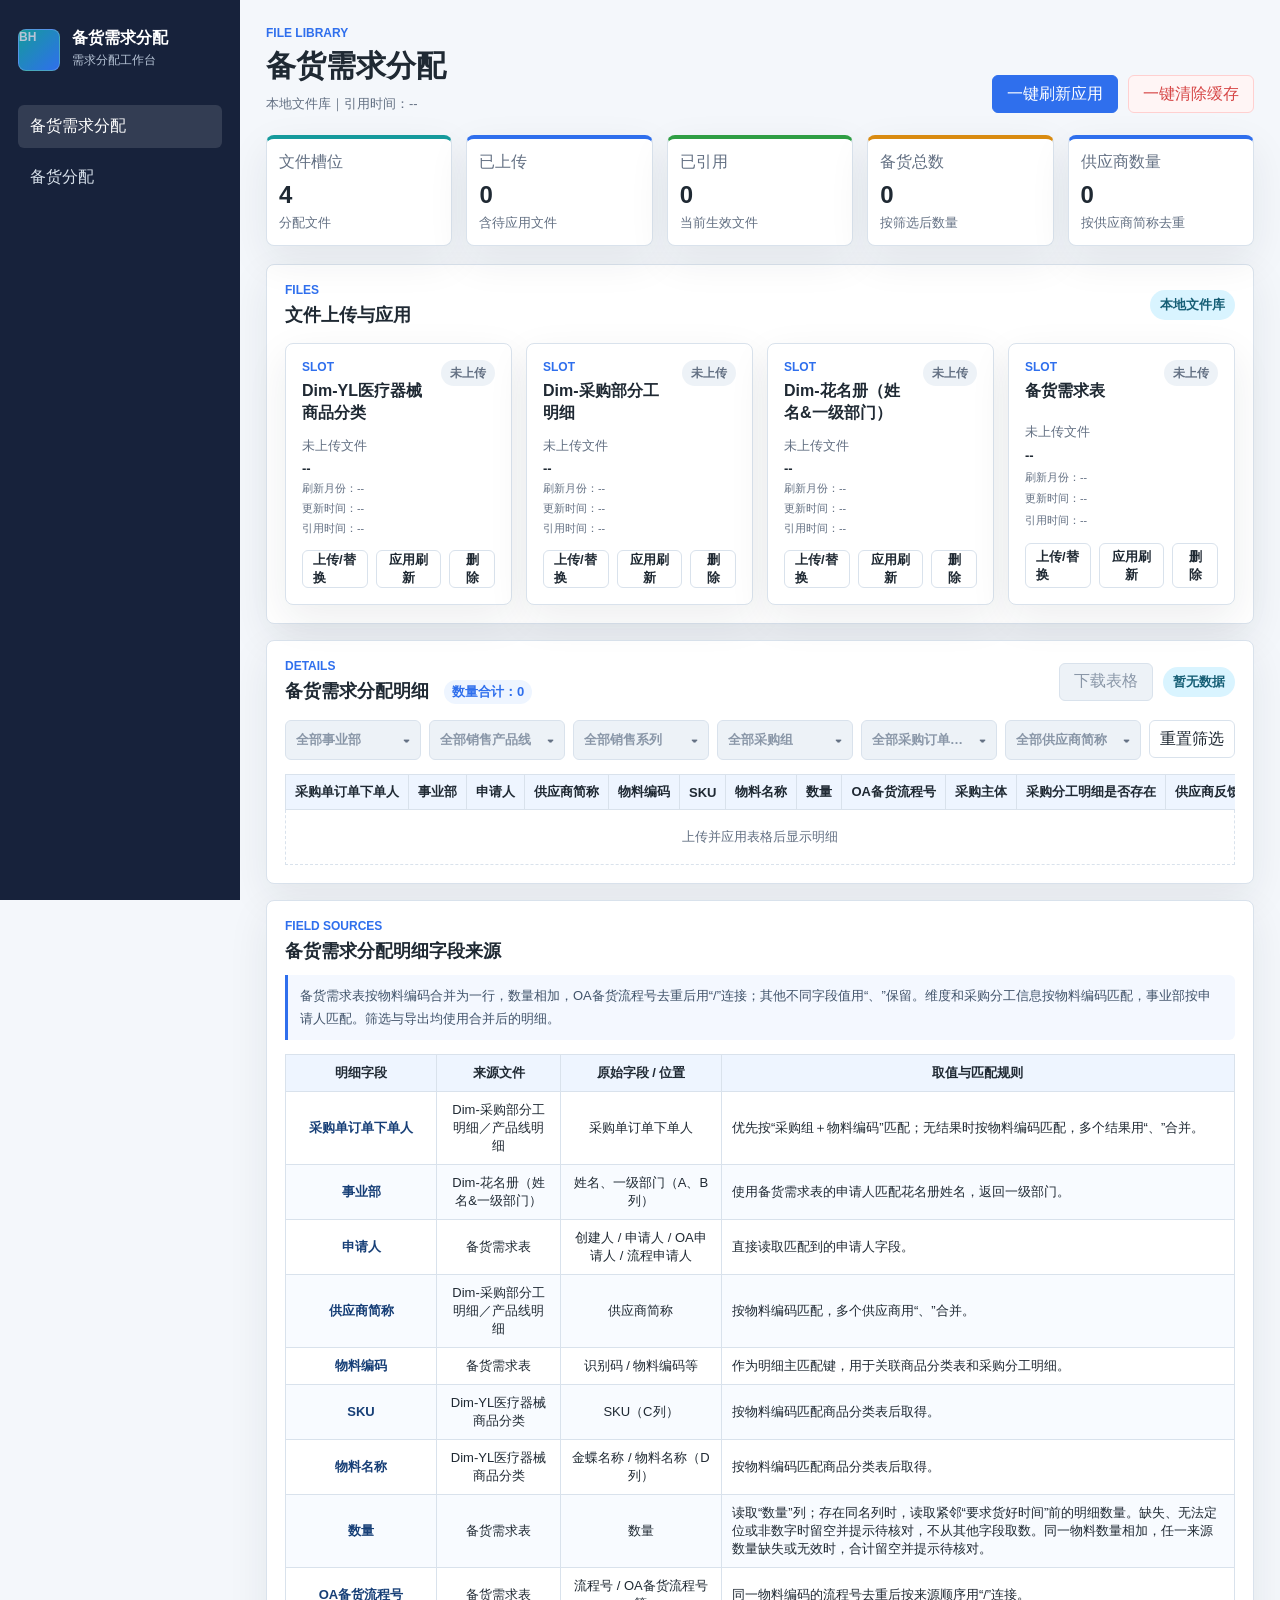
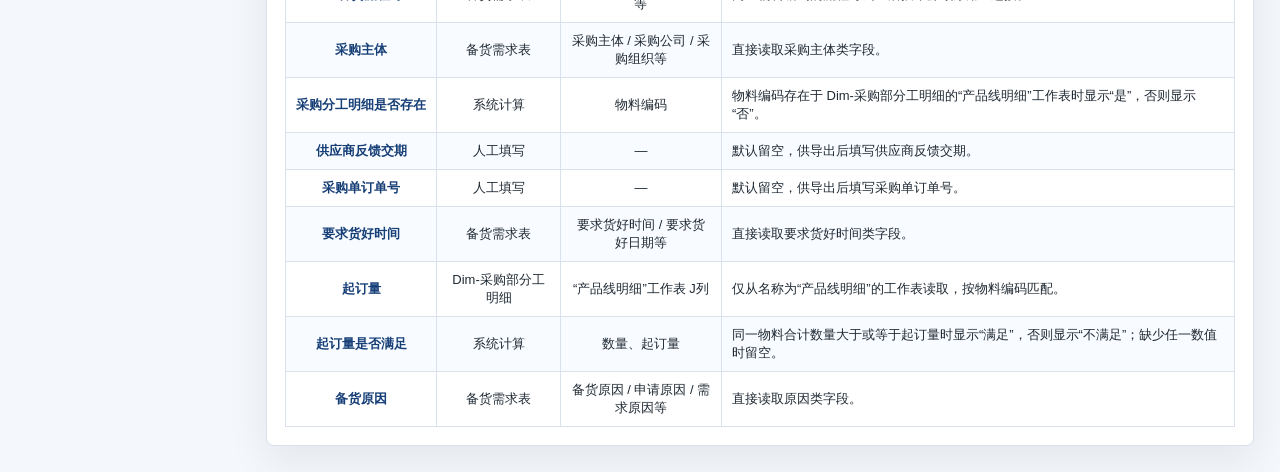
<file: index.html>
<!doctype html>
<html lang="zh-CN">
  <head>
    <meta charset="utf-8" />
    <meta name="viewport" content="width=device-width, initial-scale=1" />
    <title>备货需求分配 - 备货需求分配</title>
    <link rel="stylesheet" href="./styles.css?v=20260717-2" />
  </head>
  <body>
    <div class="app-shell">
      <aside class="sidebar" aria-label="备货需求分配">
        <div class="brand">
          <span class="brand-mark" aria-hidden="true">BH</span>
          <div>
            <strong>备货需求分配</strong>
            <span>需求分配工作台</span>
          </div>
        </div>
        <nav class="nav-list">
          <a class="active" aria-current="page" href="./index.html">备货需求分配</a>
          <a href="./allocation.html">备货分配</a>
        </nav>
      </aside>

      <main class="dashboard">
        <header class="topbar">
          <div>
            <p class="eyebrow">File Library</p>
            <h1>备货需求分配</h1>
            <small class="source-note" id="librarySourceNote">本地文件库｜引用时间：--</small>
          </div>
          <div class="topbar-actions">
            <button id="applyAllButton" class="primary-button" type="button">一键刷新应用</button>
            <button id="clearCacheButton" class="danger-button" type="button">一键清除缓存</button>
          </div>
        </header>

        <section class="summary-grid" aria-label="文件库概览">
          <article class="metric">
            <span>文件槽位</span>
            <strong id="slotCount">4</strong>
            <small>分配文件</small>
          </article>
          <article class="metric">
            <span>已上传</span>
            <strong id="uploadedCount">0</strong>
            <small>含待应用文件</small>
          </article>
          <article class="metric">
            <span>已引用</span>
            <strong id="appliedCount">0</strong>
            <small>当前生效文件</small>
          </article>
          <article class="metric result-metric">
            <span>备货总数</span>
            <strong id="beihuoTotal">0</strong>
            <small>按筛选后数量</small>
          </article>
          <article class="metric result-metric">
            <span>供应商数量</span>
            <strong id="supplierCount">0</strong>
            <small>按供应商简称去重</small>
          </article>
        </section>

        <section class="panel library-panel">
          <div class="panel-heading">
            <div>
              <p class="eyebrow">Files</p>
              <h2>文件上传与应用</h2>
            </div>
            <span class="upload-state" id="libraryState">读取中</span>
          </div>
          <div class="slot-grid" id="slotGrid"></div>
        </section>

        <section class="panel detail-panel">
          <div class="panel-heading">
            <div>
              <p class="eyebrow">Details</p>
              <h2>备货需求分配明细 <span class="inline-total" id="quantityTotal">数量合计：0</span></h2>
            </div>
            <div class="detail-actions">
              <button id="downloadDetailButton" class="secondary-button" type="button" disabled>下载表格</button>
              <span class="upload-state" id="detailState">暂无数据</span>
            </div>
          </div>
          <div class="detail-filter-row" aria-label="明细筛选器">
            <div class="filter-toolbar" id="filterToolbar">
              <div class="multi-filter" data-filter="businessUnit"></div>
              <div class="multi-filter" data-filter="productLine"></div>
              <div class="multi-filter" data-filter="salesSeries"></div>
              <div class="multi-filter" data-filter="purchaseGroup"></div>
              <div class="multi-filter" data-filter="buyer"></div>
              <div class="multi-filter" data-filter="supplierShortName"></div>
            </div>
            <button id="clearFiltersButton" type="button">重置筛选</button>
          </div>
          <div class="table-wrap">
            <table class="detail-table">
              <thead>
                <tr>
                  <th>采购单订单下单人</th>
                  <th>事业部</th>
                  <th>申请人</th>
                  <th>供应商简称</th>
                  <th>物料编码</th>
                  <th>SKU</th>
                  <th>物料名称</th>
                  <th>数量</th>
                  <th>OA备货流程号</th>
                  <th>采购主体</th>
                  <th>采购分工明细是否存在</th>
                  <th>供应商反馈交期</th>
                  <th>采购单订单号</th>
                  <th>要求货好时间</th>
                  <th>起订量</th>
                  <th>起订量是否满足</th>
                  <th>备货原因</th>
                </tr>
              </thead>
              <tbody id="detailTableBody"></tbody>
            </table>
            <div class="empty-state" id="detailEmpty">上传并应用表格后显示明细</div>
          </div>
          <nav class="pagination-controls" id="paginationControls" aria-label="备货需求分配明细分页" hidden>
            <span id="paginationInfo">第 1 / 1 页</span>
            <div class="pagination-actions">
              <button id="previousPageButton" type="button" aria-label="上一页">上一页</button>
              <button id="nextPageButton" type="button" aria-label="下一页">下一页</button>
            </div>
          </nav>
        </section>

        <section class="panel field-source-panel" aria-labelledby="fieldSourceTitle">
          <div class="panel-heading">
            <div>
              <p class="eyebrow">Field Sources</p>
              <h2 id="fieldSourceTitle">备货需求分配明细字段来源</h2>
            </div>
          </div>
          <p class="field-source-note">
            备货需求表按物料编码合并为一行，数量相加，OA备货流程号去重后用“/”连接；其他不同字段值用“、”保留。维度和采购分工信息按物料编码匹配，事业部按申请人匹配。筛选与导出均使用合并后的明细。
          </p>
          <div class="table-wrap">
            <table class="field-source-table">
              <thead>
                <tr>
                  <th>明细字段</th>
                  <th>来源文件</th>
                  <th>原始字段 / 位置</th>
                  <th>取值与匹配规则</th>
                </tr>
              </thead>
              <tbody>
                <tr><td>采购单订单下单人</td><td>Dim-采购部分工明细／产品线明细</td><td>采购单订单下单人</td><td>优先按“采购组＋物料编码”匹配；无结果时按物料编码匹配，多个结果用“、”合并。</td></tr>
                <tr><td>事业部</td><td>Dim-花名册（姓名&amp;一级部门）</td><td>姓名、一级部门（A、B列）</td><td>使用备货需求表的申请人匹配花名册姓名，返回一级部门。</td></tr>
                <tr><td>申请人</td><td>备货需求表</td><td>创建人 / 申请人 / OA申请人 / 流程申请人</td><td>直接读取匹配到的申请人字段。</td></tr>
                <tr><td>供应商简称</td><td>Dim-采购部分工明细／产品线明细</td><td>供应商简称</td><td>按物料编码匹配，多个供应商用“、”合并。</td></tr>
                <tr><td>物料编码</td><td>备货需求表</td><td>识别码 / 物料编码等</td><td>作为明细主匹配键，用于关联商品分类表和采购分工明细。</td></tr>
                <tr><td>SKU</td><td>Dim-YL医疗器械商品分类</td><td>SKU（C列）</td><td>按物料编码匹配商品分类表后取得。</td></tr>
                <tr><td>物料名称</td><td>Dim-YL医疗器械商品分类</td><td>金蝶名称 / 物料名称（D列）</td><td>按物料编码匹配商品分类表后取得。</td></tr>
                <tr><td>数量</td><td>备货需求表</td><td>数量</td><td>读取“数量”列；存在同名列时，读取紧邻“要求货好时间”前的明细数量。缺失、无法定位或非数字时留空并提示待核对，不从其他字段取数。同一物料数量相加，任一来源数量缺失或无效时，合计留空并提示待核对。</td></tr>
                <tr><td>OA备货流程号</td><td>备货需求表</td><td>流程号 / OA备货流程号等</td><td>同一物料编码的流程号去重后按来源顺序用“/”连接。</td></tr>
                <tr><td>采购主体</td><td>备货需求表</td><td>采购主体 / 采购公司 / 采购组织等</td><td>直接读取采购主体类字段。</td></tr>
                <tr><td>采购分工明细是否存在</td><td>系统计算</td><td>物料编码</td><td>物料编码存在于 Dim-采购部分工明细的“产品线明细”工作表时显示“是”，否则显示“否”。</td></tr>
                <tr><td>供应商反馈交期</td><td>人工填写</td><td>—</td><td>默认留空，供导出后填写供应商反馈交期。</td></tr>
                <tr><td>采购单订单号</td><td>人工填写</td><td>—</td><td>默认留空，供导出后填写采购单订单号。</td></tr>
                <tr><td>要求货好时间</td><td>备货需求表</td><td>要求货好时间 / 要求货好日期等</td><td>直接读取要求货好时间类字段。</td></tr>
                <tr><td>起订量</td><td>Dim-采购部分工明细</td><td>“产品线明细”工作表 J列</td><td>仅从名称为“产品线明细”的工作表读取，按物料编码匹配。</td></tr>
                <tr><td>起订量是否满足</td><td>系统计算</td><td>数量、起订量</td><td>同一物料合计数量大于或等于起订量时显示“满足”，否则显示“不满足”；缺少任一数值时留空。</td></tr>
                <tr><td>备货原因</td><td>备货需求表</td><td>备货原因 / 申请原因 / 需求原因等</td><td>直接读取原因类字段。</td></tr>
              </tbody>
            </table>
          </div>
        </section>
      </main>
    </div>

    <script src="./vendor/xlsx.full.min.js?v=20260601-1"></script>
    <script src="./vendor/jszip.min.js?v=20260609-1"></script>
    <script src="./shared-library.js?v=20260609-3"></script>
    <script src="./file-library.js?v=20261014-product-line-sheet"></script>
  </body>
</html>
</file>
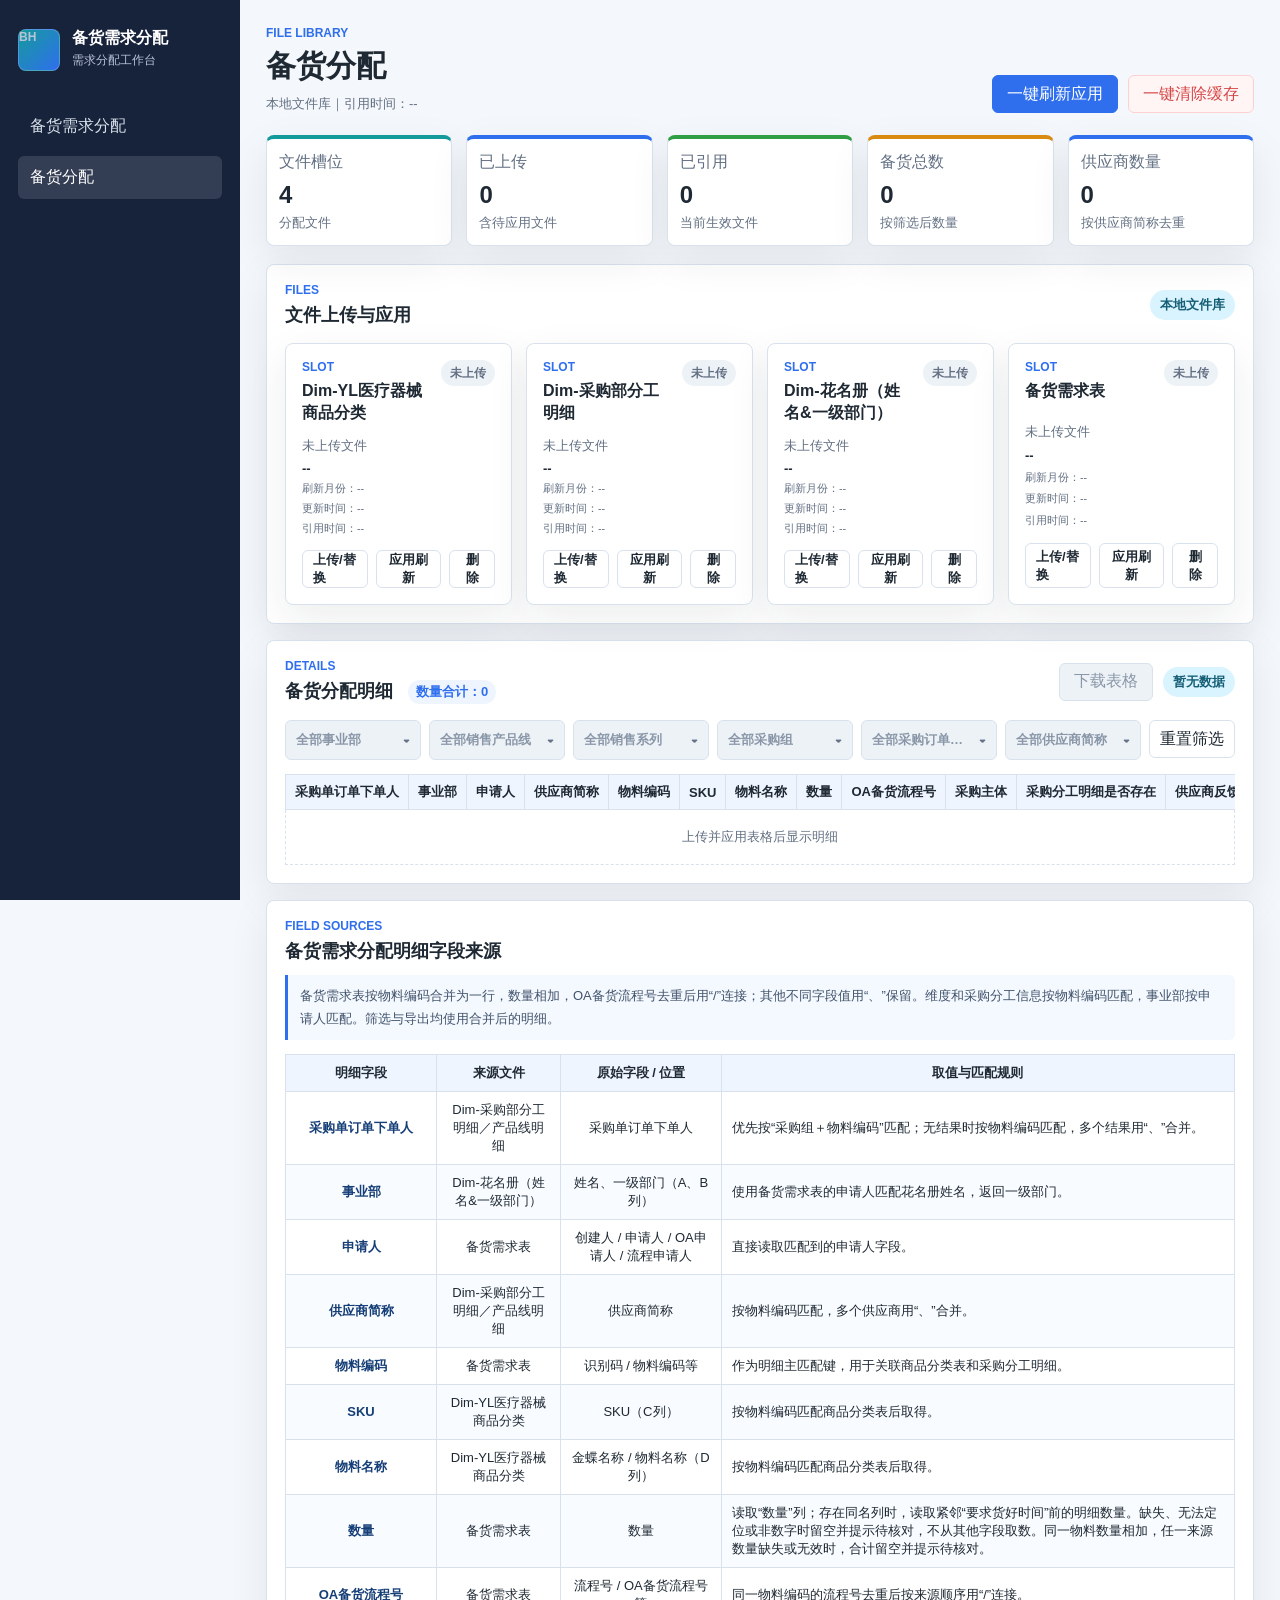
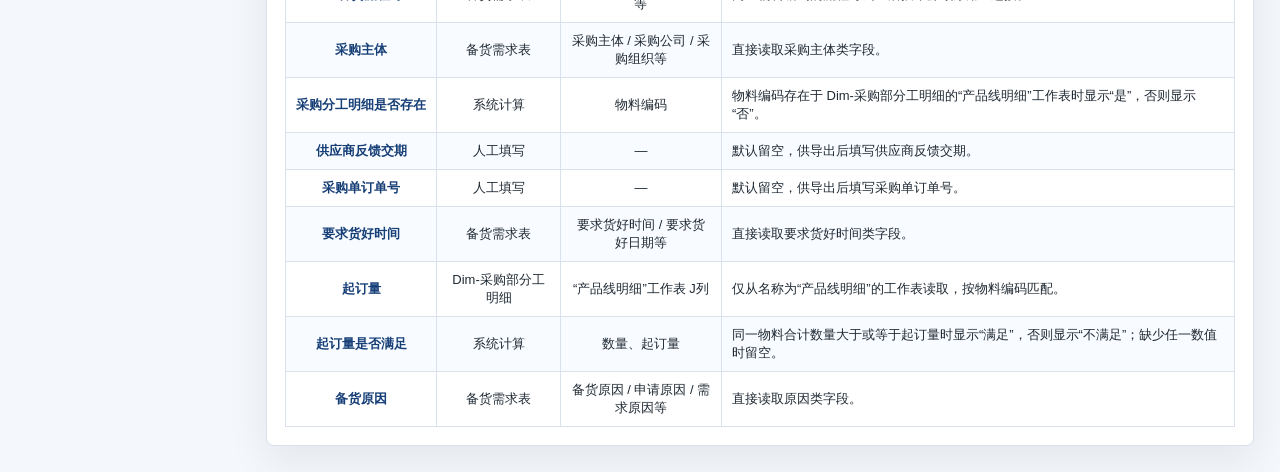
<file: allocation.html>
<!doctype html>
<html lang="zh-CN">
  <head>
    <meta charset="utf-8" />
    <meta name="viewport" content="width=device-width, initial-scale=1" />
    <title>备货分配 - 备货需求分配</title>
    <link rel="stylesheet" href="./styles.css?v=20260717-2" />
  </head>
  <body>
    <div class="app-shell">
      <aside class="sidebar" aria-label="备货需求分配">
        <div class="brand">
          <span class="brand-mark" aria-hidden="true">BH</span>
          <div>
            <strong>备货需求分配</strong>
            <span>需求分配工作台</span>
          </div>
        </div>
        <nav class="nav-list">
          <a href="./index.html">备货需求分配</a>
          <a class="active" aria-current="page" href="./allocation.html">备货分配</a>
        </nav>
      </aside>

      <main class="dashboard">
        <header class="topbar">
          <div>
            <p class="eyebrow">File Library</p>
            <h1>备货分配</h1>
            <small class="source-note" id="librarySourceNote">本地文件库｜引用时间：--</small>
          </div>
          <div class="topbar-actions">
            <button id="applyAllButton" class="primary-button" type="button">一键刷新应用</button>
            <button id="clearCacheButton" class="danger-button" type="button">一键清除缓存</button>
          </div>
        </header>

        <section class="summary-grid" aria-label="文件库概览">
          <article class="metric">
            <span>文件槽位</span>
            <strong id="slotCount">4</strong>
            <small>分配文件</small>
          </article>
          <article class="metric">
            <span>已上传</span>
            <strong id="uploadedCount">0</strong>
            <small>含待应用文件</small>
          </article>
          <article class="metric">
            <span>已引用</span>
            <strong id="appliedCount">0</strong>
            <small>当前生效文件</small>
          </article>
          <article class="metric result-metric">
            <span>备货总数</span>
            <strong id="beihuoTotal">0</strong>
            <small>按筛选后数量</small>
          </article>
          <article class="metric result-metric">
            <span>供应商数量</span>
            <strong id="supplierCount">0</strong>
            <small>按供应商简称去重</small>
          </article>
        </section>

        <section class="panel library-panel">
          <div class="panel-heading">
            <div>
              <p class="eyebrow">Files</p>
              <h2>文件上传与应用</h2>
            </div>
            <span class="upload-state" id="libraryState">读取中</span>
          </div>
          <div class="slot-grid" id="slotGrid"></div>
        </section>

        <section class="panel detail-panel">
          <div class="panel-heading">
            <div>
              <p class="eyebrow">Details</p>
              <h2>备货分配明细 <span class="inline-total" id="quantityTotal">数量合计：0</span></h2>
            </div>
            <div class="detail-actions">
              <button id="downloadDetailButton" class="secondary-button" type="button" disabled>下载表格</button>
              <span class="upload-state" id="detailState">暂无数据</span>
            </div>
          </div>
          <div class="detail-filter-row" aria-label="明细筛选器">
            <div class="filter-toolbar" id="filterToolbar">
              <div class="multi-filter" data-filter="businessUnit"></div>
              <div class="multi-filter" data-filter="productLine"></div>
              <div class="multi-filter" data-filter="salesSeries"></div>
              <div class="multi-filter" data-filter="purchaseGroup"></div>
              <div class="multi-filter" data-filter="buyer"></div>
              <div class="multi-filter" data-filter="supplierShortName"></div>
            </div>
            <button id="clearFiltersButton" type="button">重置筛选</button>
          </div>
          <div class="table-wrap">
            <table class="detail-table">
              <thead>
                <tr>
                  <th>采购单订单下单人</th>
                  <th>事业部</th>
                  <th>申请人</th>
                  <th>供应商简称</th>
                  <th>物料编码</th>
                  <th>SKU</th>
                  <th>物料名称</th>
                  <th>数量</th>
                  <th>OA备货流程号</th>
                  <th>采购主体</th>
                  <th>采购分工明细是否存在</th>
                  <th>供应商反馈交期</th>
                  <th>采购单订单号</th>
                  <th>要求货好时间</th>
                  <th>起订量</th>
                  <th>起订量是否满足</th>
                  <th>备货原因</th>
                </tr>
              </thead>
              <tbody id="detailTableBody"></tbody>
            </table>
            <div class="empty-state" id="detailEmpty">上传并应用表格后显示明细</div>
          </div>
          <nav class="pagination-controls" id="paginationControls" aria-label="备货需求分配明细分页" hidden>
            <span id="paginationInfo">第 1 / 1 页</span>
            <div class="pagination-actions">
              <button id="previousPageButton" type="button" aria-label="上一页">上一页</button>
              <button id="nextPageButton" type="button" aria-label="下一页">下一页</button>
            </div>
          </nav>
        </section>

        <section class="panel field-source-panel" aria-labelledby="fieldSourceTitle">
          <div class="panel-heading">
            <div>
              <p class="eyebrow">Field Sources</p>
              <h2 id="fieldSourceTitle">备货需求分配明细字段来源</h2>
            </div>
          </div>
          <p class="field-source-note">
            备货需求表按物料编码合并为一行，数量相加，OA备货流程号去重后用“/”连接；其他不同字段值用“、”保留。维度和采购分工信息按物料编码匹配，事业部按申请人匹配。筛选与导出均使用合并后的明细。
          </p>
          <div class="table-wrap">
            <table class="field-source-table">
              <thead>
                <tr>
                  <th>明细字段</th>
                  <th>来源文件</th>
                  <th>原始字段 / 位置</th>
                  <th>取值与匹配规则</th>
                </tr>
              </thead>
              <tbody>
                <tr><td>采购单订单下单人</td><td>Dim-采购部分工明细／产品线明细</td><td>采购单订单下单人</td><td>优先按“采购组＋物料编码”匹配；无结果时按物料编码匹配，多个结果用“、”合并。</td></tr>
                <tr><td>事业部</td><td>Dim-花名册（姓名&amp;一级部门）</td><td>姓名、一级部门（A、B列）</td><td>使用备货需求表的申请人匹配花名册姓名，返回一级部门。</td></tr>
                <tr><td>申请人</td><td>备货需求表</td><td>创建人 / 申请人 / OA申请人 / 流程申请人</td><td>直接读取匹配到的申请人字段。</td></tr>
                <tr><td>供应商简称</td><td>Dim-采购部分工明细／产品线明细</td><td>供应商简称</td><td>按物料编码匹配，多个供应商用“、”合并。</td></tr>
                <tr><td>物料编码</td><td>备货需求表</td><td>识别码 / 物料编码等</td><td>作为明细主匹配键，用于关联商品分类表和采购分工明细。</td></tr>
                <tr><td>SKU</td><td>Dim-YL医疗器械商品分类</td><td>SKU（C列）</td><td>按物料编码匹配商品分类表后取得。</td></tr>
                <tr><td>物料名称</td><td>Dim-YL医疗器械商品分类</td><td>金蝶名称 / 物料名称（D列）</td><td>按物料编码匹配商品分类表后取得。</td></tr>
                <tr><td>数量</td><td>备货需求表</td><td>数量</td><td>读取“数量”列；存在同名列时，读取紧邻“要求货好时间”前的明细数量。缺失、无法定位或非数字时留空并提示待核对，不从其他字段取数。同一物料数量相加，任一来源数量缺失或无效时，合计留空并提示待核对。</td></tr>
                <tr><td>OA备货流程号</td><td>备货需求表</td><td>流程号 / OA备货流程号等</td><td>同一物料编码的流程号去重后按来源顺序用“/”连接。</td></tr>
                <tr><td>采购主体</td><td>备货需求表</td><td>采购主体 / 采购公司 / 采购组织等</td><td>直接读取采购主体类字段。</td></tr>
                <tr><td>采购分工明细是否存在</td><td>系统计算</td><td>物料编码</td><td>物料编码存在于 Dim-采购部分工明细的“产品线明细”工作表时显示“是”，否则显示“否”。</td></tr>
                <tr><td>供应商反馈交期</td><td>人工填写</td><td>—</td><td>默认留空，供导出后填写供应商反馈交期。</td></tr>
                <tr><td>采购单订单号</td><td>人工填写</td><td>—</td><td>默认留空，供导出后填写采购单订单号。</td></tr>
                <tr><td>要求货好时间</td><td>备货需求表</td><td>要求货好时间 / 要求货好日期等</td><td>直接读取要求货好时间类字段。</td></tr>
                <tr><td>起订量</td><td>Dim-采购部分工明细</td><td>“产品线明细”工作表 J列</td><td>仅从名称为“产品线明细”的工作表读取，按物料编码匹配。</td></tr>
                <tr><td>起订量是否满足</td><td>系统计算</td><td>数量、起订量</td><td>同一物料合计数量大于或等于起订量时显示“满足”，否则显示“不满足”；缺少任一数值时留空。</td></tr>
                <tr><td>备货原因</td><td>备货需求表</td><td>备货原因 / 申请原因 / 需求原因等</td><td>直接读取原因类字段。</td></tr>
              </tbody>
            </table>
          </div>
        </section>
      </main>
    </div>

    <script src="./vendor/xlsx.full.min.js?v=20260601-1"></script>
    <script src="./vendor/jszip.min.js?v=20260609-1"></script>
    <script src="./shared-library.js?v=20260609-3"></script>
    <script src="./file-library.js?v=20261014-product-line-sheet"></script>
  </body>
</html>
</file>
<file: styles.css>
:root {
  --ink: #1f2933;
  --muted: #637083;
  --line: #d9e2ec;
  --panel: #ffffff;
  --page: #f4f7fb;
  --nav: #17223b;
  --blue: #2f6fed;
  --teal: #159a9c;
  --green: #2f9e44;
  --amber: #d98b11;
  --red: #d64545;
  --shadow: 0 14px 40px rgba(31, 41, 51, 0.08);
}

* {
  box-sizing: border-box;
}

body {
  margin: 0;
  min-height: 100vh;
  color: var(--ink);
  background: var(--page);
  font-family: "Microsoft YaHei", "Segoe UI", Arial, sans-serif;
}

button,
input,
select {
  font: inherit;
}

button {
  min-height: 38px;
  padding: 0 14px;
  border: 1px solid var(--line);
  border-radius: 6px;
  color: var(--ink);
  background: #fff;
  cursor: pointer;
}

button:hover:not(:disabled) {
  border-color: var(--blue);
  color: var(--blue);
}

button:disabled {
  color: #8a97a8;
  background: #edf2f7;
  cursor: not-allowed;
}

.app-shell {
  display: grid;
  grid-template-columns: 240px minmax(0, 1fr);
  min-height: 100vh;
}

.sidebar {
  position: sticky;
  top: 0;
  min-width: 0;
  height: 100vh;
  padding: 26px 18px;
  color: #fff;
  background: var(--nav);
}

.brand {
  display: flex;
  align-items: center;
  gap: 12px;
  margin-bottom: 34px;
}

.brand-mark {
  display: grid;
  width: 42px;
  height: 42px;
  place-items: center;
  border: 1px solid rgba(255, 255, 255, 0.2);
  border-radius: 8px;
  color: #fff;
  background: linear-gradient(135deg, var(--teal), var(--blue));
  font-size: 14px;
  font-weight: 800;
}

.brand strong,
.brand span {
  display: block;
}

.brand span {
  margin-top: 3px;
  color: #b7c4d6;
  font-size: 12px;
}

.nav-list {
  display: grid;
  gap: 8px;
}

.nav-list a {
  padding: 11px 12px;
  border-radius: 6px;
  color: #d9e2ec;
  text-decoration: none;
}

.nav-list a.active,
.nav-list a:hover {
  color: #fff;
  background: rgba(255, 255, 255, 0.12);
}

.dashboard {
  min-width: 0;
  padding: 26px;
}

.topbar {
  display: flex;
  align-items: end;
  justify-content: space-between;
  gap: 20px;
  margin-bottom: 22px;
}

.topbar-actions {
  display: flex;
  flex-wrap: wrap;
  gap: 10px;
  justify-content: flex-end;
}

.eyebrow {
  margin: 0 0 6px;
  color: var(--blue);
  font-size: 12px;
  font-weight: 700;
  letter-spacing: 0;
  text-transform: uppercase;
}

h1,
h2 {
  margin: 0;
}

h1 {
  font-size: 30px;
}

h2 {
  font-size: 18px;
}

.inline-total {
  display: inline-flex;
  align-items: center;
  min-height: 24px;
  margin-left: 10px;
  padding: 0 8px;
  border-radius: 999px;
  color: var(--blue);
  background: #eef5ff;
  font-size: 13px;
  font-weight: 800;
  vertical-align: middle;
}

.source-note {
  display: block;
  margin-top: 8px;
  color: var(--muted);
  font-size: 13px;
}

.panel,
.metric,
.nav-card,
.slot-card {
  border: 1px solid var(--line);
  border-radius: 8px;
  background: var(--panel);
  box-shadow: var(--shadow);
}

.panel {
  min-width: 0;
  padding: 18px;
}

.logic-panel {
  margin-bottom: 16px;
}

.logic-grid {
  display: grid;
  grid-template-columns: repeat(3, minmax(0, 1fr));
  gap: 12px;
}

.logic-grid div {
  display: grid;
  gap: 6px;
  min-width: 0;
  padding: 12px;
  border: 1px solid var(--line);
  border-radius: 6px;
  background: #f8fbff;
}

.logic-grid strong {
  color: var(--ink);
  font-size: 14px;
}

.logic-grid span {
  color: var(--muted);
  font-size: 13px;
  line-height: 1.5;
}

.panel-heading {
  display: flex;
  align-items: center;
  justify-content: space-between;
  gap: 14px;
  margin-bottom: 16px;
}

.nav-card-grid,
.slot-grid,
.summary-grid {
  display: grid;
  gap: 14px;
}

.nav-card-grid {
  grid-template-columns: repeat(4, minmax(180px, 1fr));
}

.nav-card {
  display: grid;
  gap: 9px;
  min-height: 132px;
  padding: 18px;
  color: var(--ink);
  text-decoration: none;
}

.nav-card:hover {
  border-color: var(--blue);
}

.nav-card span {
  color: var(--blue);
  font-size: 13px;
  font-weight: 800;
}

.nav-card strong {
  font-size: 18px;
}

.nav-card small,
.metric span,
.metric small,
.file-meta span,
.file-meta small {
  color: var(--muted);
}

.summary-grid {
  grid-template-columns: repeat(5, minmax(132px, 1fr));
  overflow-x: visible;
  padding-bottom: 2px;
  margin-bottom: 16px;
}

.metric {
  min-width: 0;
  padding: 13px 12px;
  border-top: 4px solid var(--teal);
}

.metric:nth-child(2) {
  border-top-color: var(--blue);
}

.metric:nth-child(3) {
  border-top-color: var(--green);
}

.metric:nth-child(4) {
  border-top-color: var(--amber);
}

.metric:nth-child(5) {
  border-top-color: var(--blue);
}

.metric span,
.metric small {
  display: block;
}

.metric strong {
  display: block;
  margin: 8px 0 5px;
  font-size: 24px;
}

.metric span,
.metric small,
.metric strong {
  overflow: hidden;
  text-overflow: ellipsis;
  white-space: nowrap;
}

.primary-button {
  border-color: var(--blue);
  color: #fff;
  background: var(--blue);
}

.primary-button:hover:not(:disabled) {
  color: #fff;
  background: #245bd1;
}

.secondary-button:not(:disabled) {
  border-color: var(--teal);
  color: #fff;
  background: var(--teal);
}

.secondary-button:hover:not(:disabled) {
  border-color: #0f7f80;
  color: #fff;
  background: #0f7f80;
}

.upload-state {
  display: inline-flex;
  align-items: center;
  min-height: 30px;
  padding: 0 10px;
  border-radius: 999px;
  color: #155e75;
  background: #d9f4ff;
  font-size: 13px;
  font-weight: 700;
}

.slot-grid {
  grid-template-columns: repeat(4, minmax(0, 1fr));
}

.slot-card {
  display: grid;
  gap: 14px;
  min-width: 0;
  padding: 16px;
}

.slot-card.applied {
  border-color: #bbf7d0;
}

.slot-card.drag-over {
  border-color: var(--blue);
  background: #eef5ff;
  box-shadow: 0 0 0 3px rgba(47, 111, 237, 0.12);
}

.slot-head {
  display: flex;
  align-items: start;
  justify-content: space-between;
  gap: 10px;
}

.slot-head h2 {
  font-size: 16px;
  line-height: 1.35;
}

.slot-status {
  display: inline-flex;
  align-items: center;
  min-height: 26px;
  padding: 0 9px;
  border-radius: 999px;
  color: var(--muted);
  background: #edf2f7;
  font-size: 12px;
  font-weight: 700;
  white-space: nowrap;
}

.slot-status.pending {
  color: #8a5a00;
  background: #fff0c2;
}

.slot-status.applied {
  color: #146c43;
  background: #dff6e7;
}

.file-meta {
  display: grid;
  gap: 6px;
  min-height: 86px;
  font-size: 13px;
}

.file-meta strong,
.file-meta span,
.file-meta small {
  min-width: 0;
  overflow: hidden;
  text-overflow: ellipsis;
  white-space: nowrap;
}

.sheet-picker {
  display: grid;
  gap: 6px;
  min-width: 0;
  font-size: 13px;
}

.sheet-picker span {
  color: var(--ink);
  font-weight: 800;
}

.sheet-picker select {
  width: 100%;
  min-height: 34px;
  min-width: 0;
  padding: 0 9px;
  border: 1px solid var(--line);
  border-radius: 6px;
  color: var(--ink);
  background: #fff;
}

.sheet-picker select:disabled {
  color: #8a97a8;
  background: #edf2f7;
}

.sheet-picker small {
  min-width: 0;
  overflow: hidden;
  color: var(--muted);
  text-overflow: ellipsis;
  white-space: nowrap;
}

.slot-format-hint {
  min-width: 0;
  overflow: hidden;
  color: #8a5a00;
  font-size: 12px;
  text-overflow: ellipsis;
  white-space: nowrap;
}

.slot-actions {
  display: grid;
  grid-template-columns: 1fr 1fr 0.7fr;
  gap: 8px;
}

.upload-button,
.slot-actions button {
  display: inline-flex;
  align-items: center;
  justify-content: center;
  min-height: 34px;
  padding: 0 10px;
  border: 1px solid var(--line);
  border-radius: 6px;
  color: var(--ink);
  background: #fff;
  font-size: 13px;
  font-weight: 700;
  cursor: pointer;
}

.upload-button:hover {
  border-color: var(--blue);
  color: var(--blue);
}

.upload-button input {
  position: absolute;
  width: 1px;
  height: 1px;
  overflow: hidden;
  opacity: 0;
}

.slot-actions button[data-apply]:not(:disabled) {
  border-color: var(--blue);
  color: #fff;
  background: var(--blue);
}

.danger-button:not(:disabled) {
  border-color: #ffd0d0;
  color: var(--red);
  background: #fff5f5;
}

.filter-panel,
.library-panel {
  margin-bottom: 16px;
}

.filter-panel {
  position: relative;
  z-index: 70;
  overflow: visible;
  margin-bottom: 10px;
}

.filter-panel .panel-heading {
  align-items: center;
  margin-bottom: 10px;
}

.filter-toolbar {
  position: relative;
  z-index: 70;
  display: grid;
  grid-template-columns: repeat(6, minmax(96px, 1fr));
  gap: 8px;
  align-items: start;
  overflow: visible;
}

.multi-filter {
  position: relative;
  min-width: 0;
}

.multi-filter-button {
  display: flex;
  align-items: center;
  justify-content: space-between;
  gap: 8px;
  width: 100%;
  min-height: 40px;
  padding: 0 10px;
  border: 1px solid var(--line);
  border-radius: 6px;
  background: #fff;
  color: var(--ink);
  overflow: hidden;
  text-align: left;
  font-size: 13px;
  font-weight: 700;
}

.multi-filter-button span {
  min-width: 0;
  overflow: hidden;
  text-overflow: ellipsis;
  white-space: nowrap;
}

.multi-filter-button i {
  flex: 0 0 auto;
  color: var(--muted);
  font-style: normal;
}

.multi-filter.open .multi-filter-button {
  border-color: var(--blue);
  box-shadow: 0 0 0 3px rgba(47, 111, 237, 0.12);
}

.multi-filter-menu {
  position: absolute;
  top: calc(100% + 6px);
  left: 0;
  z-index: 120;
  display: none;
  width: min(260px, 84vw);
  max-height: 280px;
  overflow-y: auto;
  padding: 6px;
  border: 1px solid var(--line);
  border-radius: 8px;
  background: #fff;
  box-shadow: 0 16px 36px rgba(31, 41, 51, 0.14);
}

.multi-filter.open .multi-filter-menu {
  display: block;
}

.multi-filter-option {
  display: flex;
  align-items: center;
  gap: 7px;
  min-height: 34px;
  min-width: 0;
  padding: 7px 10px;
  border-radius: 6px;
  color: var(--ink);
  font-size: 13px;
  cursor: pointer;
}

.multi-filter-option:hover {
  background: #edf6ff;
}

.multi-filter-option input {
  width: 14px;
  height: 14px;
  margin: 0;
  accent-color: var(--blue);
  flex: 0 0 auto;
}

.multi-filter-option span {
  min-width: 0;
  overflow: hidden;
  text-overflow: ellipsis;
  white-space: nowrap;
}

.multi-filter-empty {
  padding: 8px 7px;
  color: var(--muted);
  font-size: 13px;
}

.detail-panel {
  overflow: visible;
}

.field-source-panel {
  margin-top: 16px;
}

.field-source-note {
  margin: -4px 0 14px;
  padding: 10px 12px;
  border-left: 3px solid var(--blue);
  border-radius: 0 6px 6px 0;
  color: #40536a;
  background: #f4f8ff;
  font-size: 13px;
  line-height: 1.7;
}

.field-source-table {
  width: 100%;
  min-width: 920px;
  border-collapse: collapse;
  font-size: 13px;
}

.field-source-table th,
.field-source-table td {
  padding: 9px 10px;
  border: 1px solid var(--line);
  vertical-align: middle;
}

.field-source-table th {
  color: var(--ink);
  background: #eef5ff;
  text-align: center;
  font-weight: 800;
  white-space: nowrap;
}

.field-source-table td:first-child,
.field-source-table td:nth-child(2),
.field-source-table td:nth-child(3) {
  text-align: center;
}

.field-source-table td:first-child {
  color: #173f77;
  font-weight: 800;
  white-space: nowrap;
}

.field-source-table tbody tr:nth-child(even) td {
  background: #f8fbff;
}

.detail-filter-row {
  position: relative;
  z-index: 70;
  display: grid;
  grid-template-columns: minmax(0, 1fr) minmax(86px, auto);
  gap: 8px;
  align-items: start;
  margin-bottom: 14px;
  overflow: visible;
}

.detail-filter-row > button {
  min-width: 86px;
  padding: 0 10px;
}

.detail-actions {
  display: flex;
  flex-wrap: wrap;
  align-items: center;
  justify-content: flex-end;
  gap: 10px;
}

.table-wrap {
  position: relative;
  overflow-x: auto;
}

.detail-table {
  width: 100%;
  min-width: 980px;
  border-collapse: collapse;
  font-size: 13px;
}

.detail-table th,
.detail-table td {
  padding: 8px 9px;
  border: 1px solid var(--line);
  text-align: center;
  vertical-align: middle;
}

.detail-table th {
  color: var(--ink);
  background: #eef5ff;
  font-weight: 800;
  white-space: nowrap;
}

.detail-table td {
  background: #fff;
}

.detail-table tbody tr:nth-child(even) td {
  background: #f8fbff;
}

.pagination-controls {
  display: flex;
  align-items: center;
  justify-content: space-between;
  gap: 12px;
  margin-top: 14px;
  padding-top: 12px;
  border-top: 1px solid var(--line);
}

.pagination-controls[hidden] {
  display: none;
}

.pagination-controls > span {
  color: var(--muted);
  font-size: 13px;
  font-weight: 700;
}

.pagination-actions {
  display: flex;
  gap: 8px;
}

.pagination-actions button {
  min-width: 74px;
  min-height: 34px;
  padding: 0 12px;
}

.empty-state {
  padding: 18px;
  border: 1px dashed var(--line);
  border-top: 0;
  color: var(--muted);
  text-align: center;
  font-size: 13px;
}

.empty-state[hidden] {
  display: none;
}

@media (max-width: 1180px) {
  .slot-grid,
  .nav-card-grid,
  .logic-grid {
    grid-template-columns: repeat(2, minmax(0, 1fr));
  }
}

@media (max-width: 760px) {
  .app-shell {
    grid-template-columns: 1fr;
  }

  .sidebar {
    position: static;
    height: auto;
  }

  .dashboard {
    padding: 18px;
  }

  .topbar,
  .panel-heading {
    display: grid;
    align-items: start;
  }

  .topbar-actions {
    justify-content: stretch;
  }

  .topbar-actions button {
    width: 100%;
  }

  .slot-grid,
  .nav-card-grid,
  .logic-grid,
  .slot-actions {
    grid-template-columns: 1fr;
  }

  .summary-grid {
    grid-template-columns: 1fr;
  }

  .filter-toolbar {
    grid-template-columns: 1fr;
  }

  .detail-filter-row {
    grid-template-columns: 1fr;
  }

  .pagination-controls {
    align-items: stretch;
    flex-direction: column;
  }

  .pagination-actions button {
    flex: 1;
  }

  .multi-filter,
  .multi-filter-button {
    width: 100%;
  }

  .multi-filter-menu {
    width: min(100%, 280px);
  }

  .detail-actions {
    width: 100%;
    justify-content: stretch;
  }

  .detail-actions button,
  .detail-actions .upload-state {
    width: 100%;
    justify-content: center;
  }

  h1 {
    font-size: 24px;
  }
}
</file>
